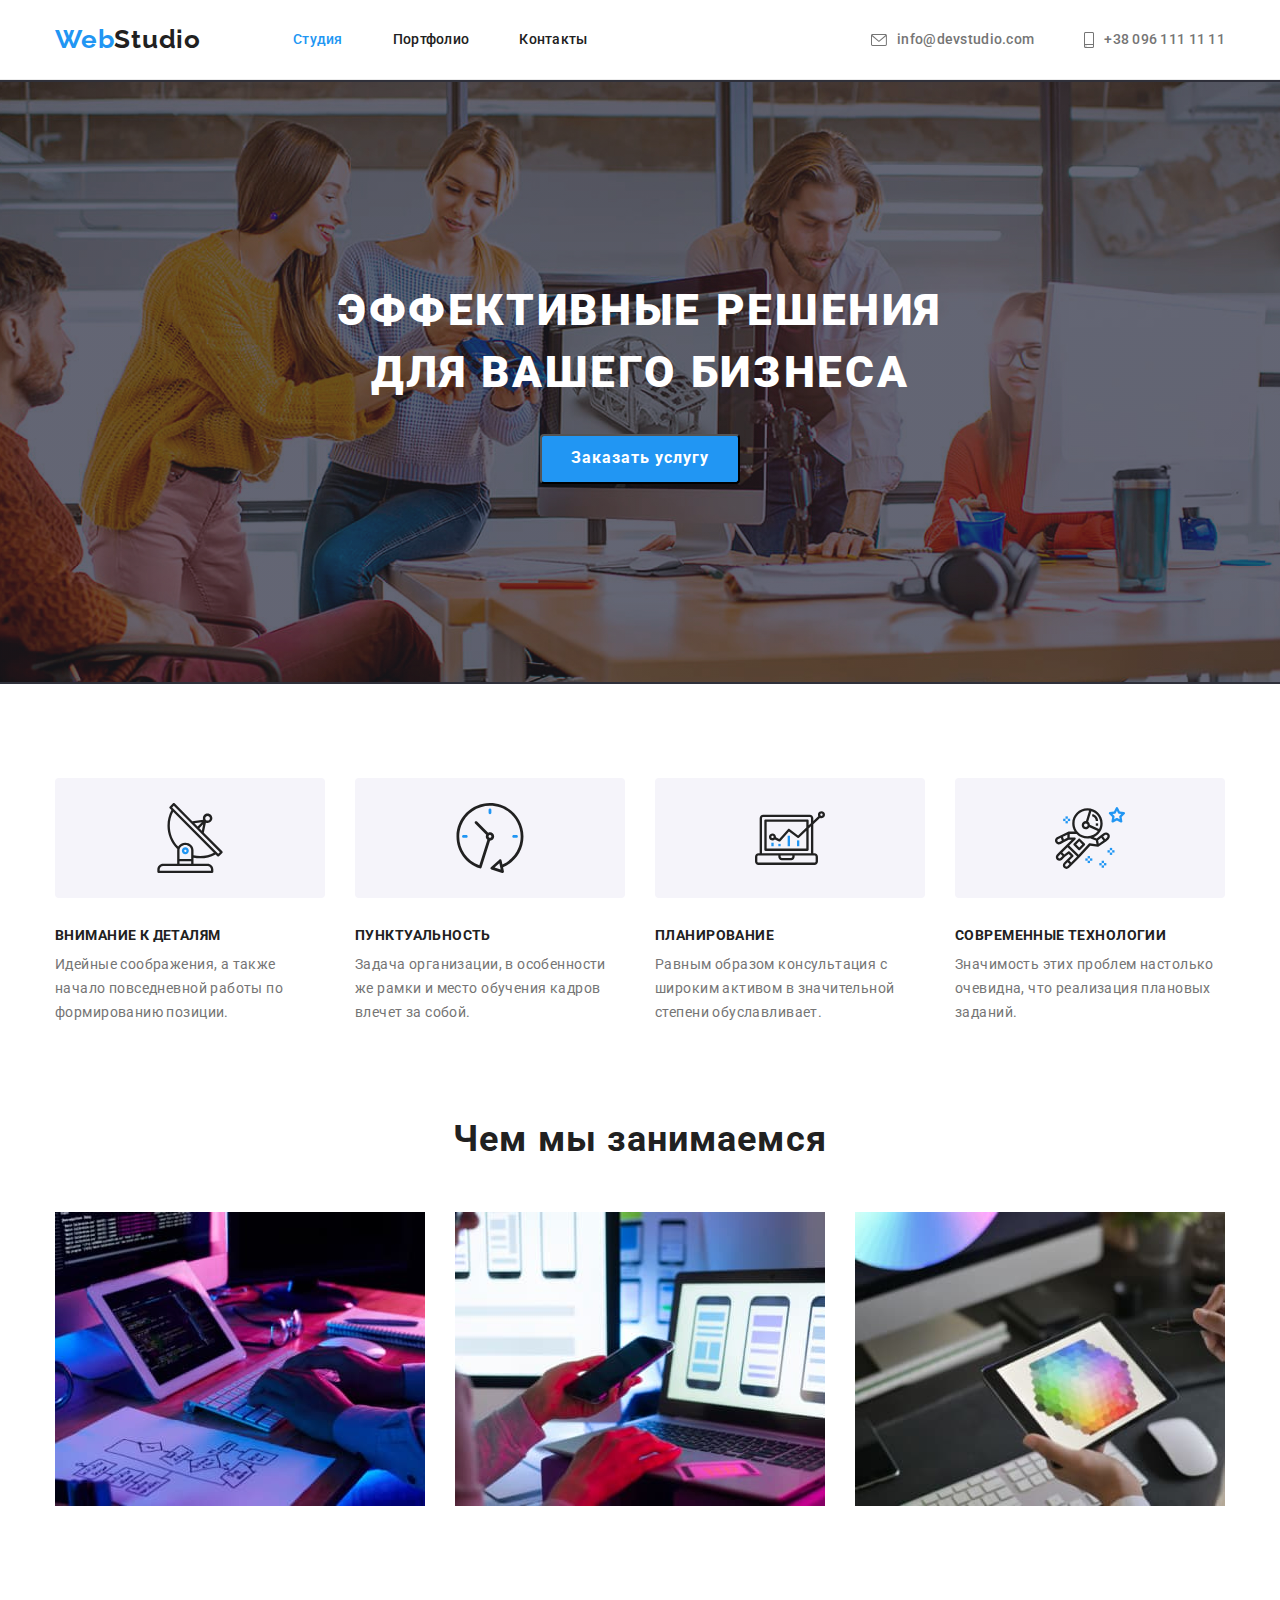
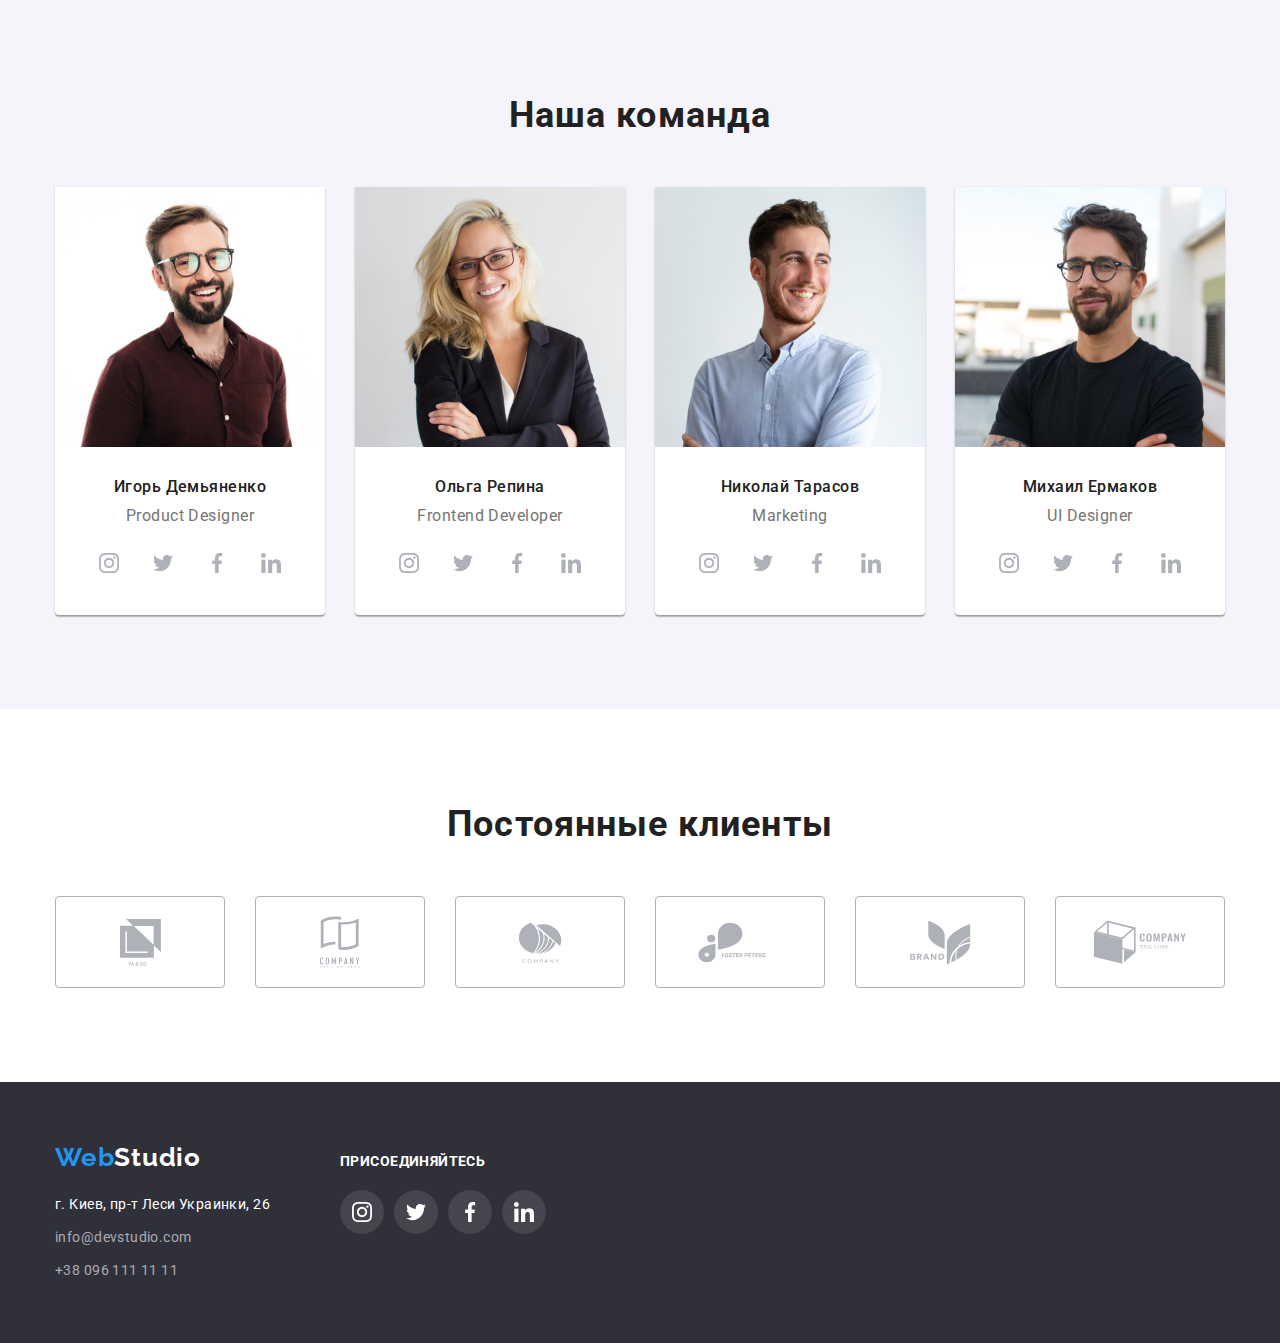
<file: index.html>
<!DOCTYPE html>
<html lang="ru">
    <head>
        <meta charset="UTF-8">
        <meta http-equiv="X-UA-Compatible" content="IE=edge">
        <meta name="viewport" content="width=device-width, initial-scale=1.0">
        <title>WebStudio сделаем лучший сайт для вашего бизнеса</title>
        <link rel="preconnect" href="https://fonts.googleapis.com">
        <link rel="preconnect" href="https://fonts.gstatic.com" crossorigin>
        <link rel="preconnect" href="https://fonts.googleapis.com">
        <link rel="preconnect" href="https://fonts.gstatic.com" crossorigin>
        <link
            href="https://fonts.googleapis.com/css2?family=Raleway:wght@700&family=Roboto:ital,wght@0,400;0,500;0,700;1,900&display=swap"
            rel="stylesheet">
        <link rel="stylesheet" href="./css/modern-normalize.css">
        <link rel="stylesheet" href="./css/styles.css">
    </head>
    <body>
        <!--Header-->
        <header class="header">
            <div class="container">
                <nav class="main-nav">
                    <a class="logo" href="./index.html"><span class="logo-decoration">Web</span>Studio</a>
                    <ul class="nav list">
                        <li class="nav-item">
                            <a class="link active" href="./index.html">Студия</a>
                        </li>
                        <li class="nav-item">
                            <a class="link" href="./portfolio.html">Портфолио</a>
                        </li>
                        <li class="nav-item">
                            <a class="link" href="#">Контакты</a>
                        </li>
                    </ul>
                </nav>
                <ul class="contacts list">
                    <li class="contacts-item">
                        <a class="link" href="mailto:info@devstudio.com">
                            <svg class="header-contacts-icon" width="16" height="12">
                                <use href="./images/icons.svg#icon-envelope"></use>
                            </svg>
                            info@devstudio.com
                        </a>
                    </li>
                    <li class="contacts-item">
                        <a class="link" href="tel:+380961111111">
                            <svg class="header-contacts-icon" width="10" height="16">
                                <use href="./images/icons.svg#icon-smartphone"></use>
                            </svg>
                            +38 096 111 11 11
                        </a>
                    </li>
                </ul>
            </div>
        </header>
        <main> 
            <!--Секция Hero-->
            <section class="hero">
                <div class="container">
                    <h1 class="title">Эффективные решения для вашего бизнеса</h1>
                    <button class="button primary" type="button">Заказать услугу</button>
                </div>
            </section>
            <!--Секция с нашими преимуществами-->
            <section class="advantage section">
                <div class="container">
                    <h2 class="title visually-hidden">Наши преимущества</h2>
                    <ul class="list">
                        <li class="advantage-item">
                            <div class="advantage-icon-wrapper">
                                <svg class="advantage-icon" width="70" height="70">
                                    <use href="./images/icons.svg#icon-antenna"></use>
                                </svg>
                            </div>
                            <h3 class="advantage-name">Внимание к деталям</h3>
                            <p class="description">Идейные соображения, а также начало повседневной работы по формированию позиции.</p>
                        </li>
                        <li class="advantage-item">
                            <div class="advantage-icon-wrapper">
                                <svg class="advantage-icon" width="70" height="70">
                                    <use href="./images/icons.svg#icon-clock"></use>
                                </svg>
                            </div>
                            <h3 class="advantage-name">Пунктуальность</h3>
                            <p class="description">Задача организации, в особенности же рамки и место обучения кадров влечет за собой.</p>
                        </li>
                        <li class="advantage-item">
                            <div class="advantage-icon-wrapper">
                                <svg class="advantage-icon" width="70" height="70">
                                    <use href="./images/icons.svg#icon-diagram"></use>
                                </svg>
                            </div>
                            <h3 class="advantage-name">Планирование</h3>
                            <p class="description">Равным образом консультация с широким активом в значительной степени обуславливает.</p>
                        </li>
                        <li class="advantage-item">
                            <div class="advantage-icon-wrapper">
                                <svg class="advantage-icon" width="70" height="70">
                                    <use href="./images/icons.svg#icon-astronaut"></use>
                                </svg>
                            </div>
                            <h3 class="advantage-name">Современные технологии</h3>
                            <p class="description">Значимость этих проблем настолько очевидна, что реализация плановых заданий.</p>
                        </li>
                    </ul>
                </div>

            </section>
            <!--Секция Чем мы занимаемся-->
            <section class="experience section">
                <div class="container">
                    <h2 class="title">Чем мы занимаемся</h2>
                    <ul class="list">
                        <li>
                            <img class="no-gap" src="images/box1.jpg" width="370" alt="Программист набирает код">
                        </li>
                        <li>
                            <img class="no-gap" src="images/box2.jpg" width="370" alt="Дизайнер проверяет изображение на телефоне">
                        </li>
                        <li>
                            <img class="no-gap" src="images/box3.jpg" width="370" alt="Дизайнер подбирает палитру цветов">
                        </li>
                    </ul>
                </div>
            </section>
            <!--Секция Наша команда-->
            <section class="team section">
                <div class="container">
                    <h2 class="title">Наша команда</h2>
                    <ul class="team-list">
                        <li class="team-item">
                            <img class="team-image no-gap" src="images/img1.jpg" width="270" alt="Фото Игоря">
                            <div class="team-item-botoom">
                                <h3 class="name">Игорь Демьяненко</h3>
                                <p class="description">Product Designer</p>
                                <ul class="team-social-list">
                                    <li class="team-social-item">
                                        <a href="" class="team-social-link">
                                            <svg class="team-social-icon" width="20" height="20">
                                                <use href="./images/icons.svg#icon-instagram"></use>
                                            </svg>
                                        </a>
                                    </li>
                                    <li class="team-social-item">
                                        <a href="" class="team-social-link">
                                            <svg class="team-social-icon" width="20" height="20">
                                                <use href="./images/icons.svg#icon-twitter"></use>
                                            </svg>
                                        </a>
                                    </li>
                                    <li class="team-social-item">
                                        <a href="" class="team-social-link">
                                            <svg class="team-social-icon" width="20" height="20">
                                                <use href="./images/icons.svg#icon-facebook"></use>
                                            </svg>
                                        </a>
                                    </li>
                                    <li class="team-social-item">
                                        <a href="" class="team-social-link">
                                            <svg class="team-social-icon" width="20" height="20">
                                                <use href="./images/icons.svg#icon-linkedin"></use>
                                            </svg>
                                        </a>
                                    </li>
                                </ul>
                            </div>
                        </li>
                        <li class="team-item">
                            <img class="team-image no-gap" src="images/img2.jpg" width="270" alt="Фото Ольги">
                            <div class="team-item-botoom">
                                <h3 class="name">Ольга Репина</h3>
                                <p class="description">Frontend Developer</p>
                                <ul class="team-social-list">
                                    <li class="team-social-item">
                                        <a href="" class="team-social-link">
                                            <svg class="team-social-icon" width="20" height="20">
                                                <use href="./images/icons.svg#icon-instagram"></use>
                                            </svg>
                                        </a>
                                    </li>
                                    <li class="team-social-item">
                                        <a href="" class="team-social-link">
                                            <svg class="team-social-icon" width="20" height="20">
                                                <use href="./images/icons.svg#icon-twitter"></use>
                                            </svg>
                                        </a>
                                    </li>
                                    <li class="team-social-item">
                                        <a href="" class="team-social-link">
                                            <svg class="team-social-icon" width="20" height="20">
                                                <use href="./images/icons.svg#icon-facebook"></use>
                                            </svg>
                                        </a>
                                    </li>
                                    <li class="team-social-item">
                                        <a href="" class="team-social-link">
                                            <svg class="team-social-icon" width="20" height="20">
                                                <use href="./images/icons.svg#icon-linkedin"></use>
                                            </svg>
                                        </a>
                                    </li>
                                </ul>
                            </div>
                        </li>
                        <li class="team-item">
                            <img class="team-image no-gap" src="images/img3.jpg" width="270" alt="Фото Николая">
                            <div class="team-item-botoom">
                                <h3 class="name">Николай Тарасов</h3>
                                <p class="description">Marketing</p>
                                <ul class="team-social-list">
                                    <li class="team-social-item">
                                        <a href="" class="team-social-link">
                                            <svg class="team-social-icon" width="20" height="20">
                                                <use href="./images/icons.svg#icon-instagram"></use>
                                            </svg>
                                        </a>
                                    </li>
                                    <li class="team-social-item">
                                        <a href="" class="team-social-link">
                                            <svg class="team-social-icon" width="20" height="20">
                                                <use href="./images/icons.svg#icon-twitter"></use>
                                            </svg>
                                        </a>
                                    </li>
                                    <li class="team-social-item">
                                        <a href="" class="team-social-link">
                                            <svg class="team-social-icon" width="20" height="20">
                                                <use href="./images/icons.svg#icon-facebook"></use>
                                            </svg>
                                        </a>
                                    </li>
                                    <li class="team-social-item">
                                        <a href="" class="team-social-link">
                                            <svg class="team-social-icon" width="20" height="20">
                                                <use href="./images/icons.svg#icon-linkedin"></use>
                                            </svg>
                                        </a>
                                    </li>
                                </ul>
                            </div>
                        </li>
                        <li class="team-item">
                            <img class="team-image no-gap" src="images/img4.jpg" width="270" alt="Фото Михаила">
                            <div class="team-item-botoom">
                                <h3 class="name">Михаил Ермаков</h3>
                                <p class="description">UI Designer</p>
                                <ul class="team-social-list">
                                    <li class="team-social-item">
                                        <a href="" class="team-social-link">
                                            <svg class="team-social-icon" width="20" height="20">
                                                <use href="./images/icons.svg#icon-instagram"></use>
                                            </svg>
                                        </a>
                                    </li>
                                    <li class="team-social-item">
                                        <a href="" class="team-social-link">
                                            <svg class="team-social-icon" width="20" height="20">
                                                <use href="./images/icons.svg#icon-twitter"></use>
                                            </svg>
                                        </a>
                                    </li>
                                    <li class="team-social-item">
                                        <a href="" class="team-social-link">
                                            <svg class="team-social-icon" width="20" height="20">
                                                <use href="./images/icons.svg#icon-facebook"></use>
                                            </svg>
                                        </a>
                                    </li>
                                    <li class="team-social-item">
                                        <a href="" class="team-social-link">
                                            <svg class="team-social-icon" width="20" height="20">
                                                <use href="./images/icons.svg#icon-linkedin"></use>
                                            </svg>
                                        </a>
                                    </li>
                                </ul>
                            </div>
                        </li>
                    </ul>
                </div>
            </section>
            <!--Секция Клиенты-->
            <section class="client section">
                <div class="container">
                    <h2 class="title">Постоянные клиенты</h2>
                    <ul class="client-logo-list">
                        <li class="client-logo-item">
                            <a href="" class="client-logo-link">
                                <svg class="client-logo-icon" width="41" height="47">
                                    <use href="./images/icons.svg#icon-client1"></use>
                                </svg>
                            </a>
                        </li>
                        <li class="client-logo-item">
                            <a href="" class="client-logo-link">
                                <svg class="client-logo-icon" width="40" height="52">
                                    <use href="./images/icons.svg#icon-client2"></use>
                                </svg>
                            </a>
                        </li>
                        <li class="client-logo-item">
                            <a href="" class="client-logo-link">
                                <svg class="client-logo-icon" width="44" height="41">
                                    <use href="./images/icons.svg#icon-client3"></use>
                                </svg>
                            </a>
                        </li>
                        <li class="client-logo-item">
                            <a href="" class="client-logo-link">
                                <svg class="client-logo-icon" width="84" height="41">
                                    <use href="./images/icons.svg#icon-client4"></use>
                                </svg>
                            </a>
                        </li>
                        <li class="client-logo-item">
                            <a href="" class="client-logo-link">
                                <svg class="client-logo-icon" width="63" height="45">
                                    <use href="./images/icons.svg#icon-client5"></use>
                                </svg>
                            </a>
                        </li>
                        <li class="client-logo-item">
                            <a href="" class="client-logo-link">
                                <svg class="client-logo-icon" width="94" height="44">
                                    <use href="./images/icons.svg#icon-client6"></use>
                                </svg>
                            </a>
                        </li>
                    </ul>
                </div>
            </section>
        </main>
        <!--Футер-->
        <footer class="footer">
            <div class="container">
                <div class="footer-address">
                    <a class="footer-logo" href="./index.html"><span class="footer-logo-decoration">Web</span>Studio</a>
                    <address class="address">
                        <p>г. Киев, пр-т Леси Украинки, 26</p>
                    </address>
                    <ul class="footer-contacts">
                        <li class="footer-contacts-item">
                            <a class="link" href="mailto:info@devstudio.com">info@devstudio.com</a>
                        </li>
                        <li class="footer-contacts-item">
                            <a class="link" href="tel:+380961111111">+38 096 111 11 11</a>
                        </li>
                    </ul>
                </div>
                <div class="footer-social">
                    <h3 class="footer-social-heading">Присоединяйтесь</h3>
                    <ul class="footer-social-list">
                        <li class="footer-social-item">
                            <a href="" class="footer-social-link">
                                <svg class="footer-social-icon" width="20" height="20">
                                    <use href="./images/icons.svg#icon-instagram"></use>
                                </svg>
                            </a>
                        </li>
                        <li class="team-social-item">
                            <a href="" class="footer-social-link">
                                <svg class="footer-social-icon" width="20" height="20">
                                    <use href="./images/icons.svg#icon-twitter"></use>
                                </svg>
                            </a>
                        </li>
                        <li class="team-social-item">
                            <a href="" class="footer-social-link">
                                <svg class="footer-social-icon" width="20" height="20">
                                    <use href="./images/icons.svg#icon-facebook"></use>
                                </svg>
                            </a>
                        </li>
                        <li class="team-social-item">
                            <a href="" class="footer-social-link">
                                <svg class="footer-social-icon" width="20" height="20">
                                    <use href="./images/icons.svg#icon-linkedin"></use>
                                </svg>
                            </a>
                        </li>
                    </ul>
                </div>
            </div>
        </footer>
    </body>
</html>
</file>
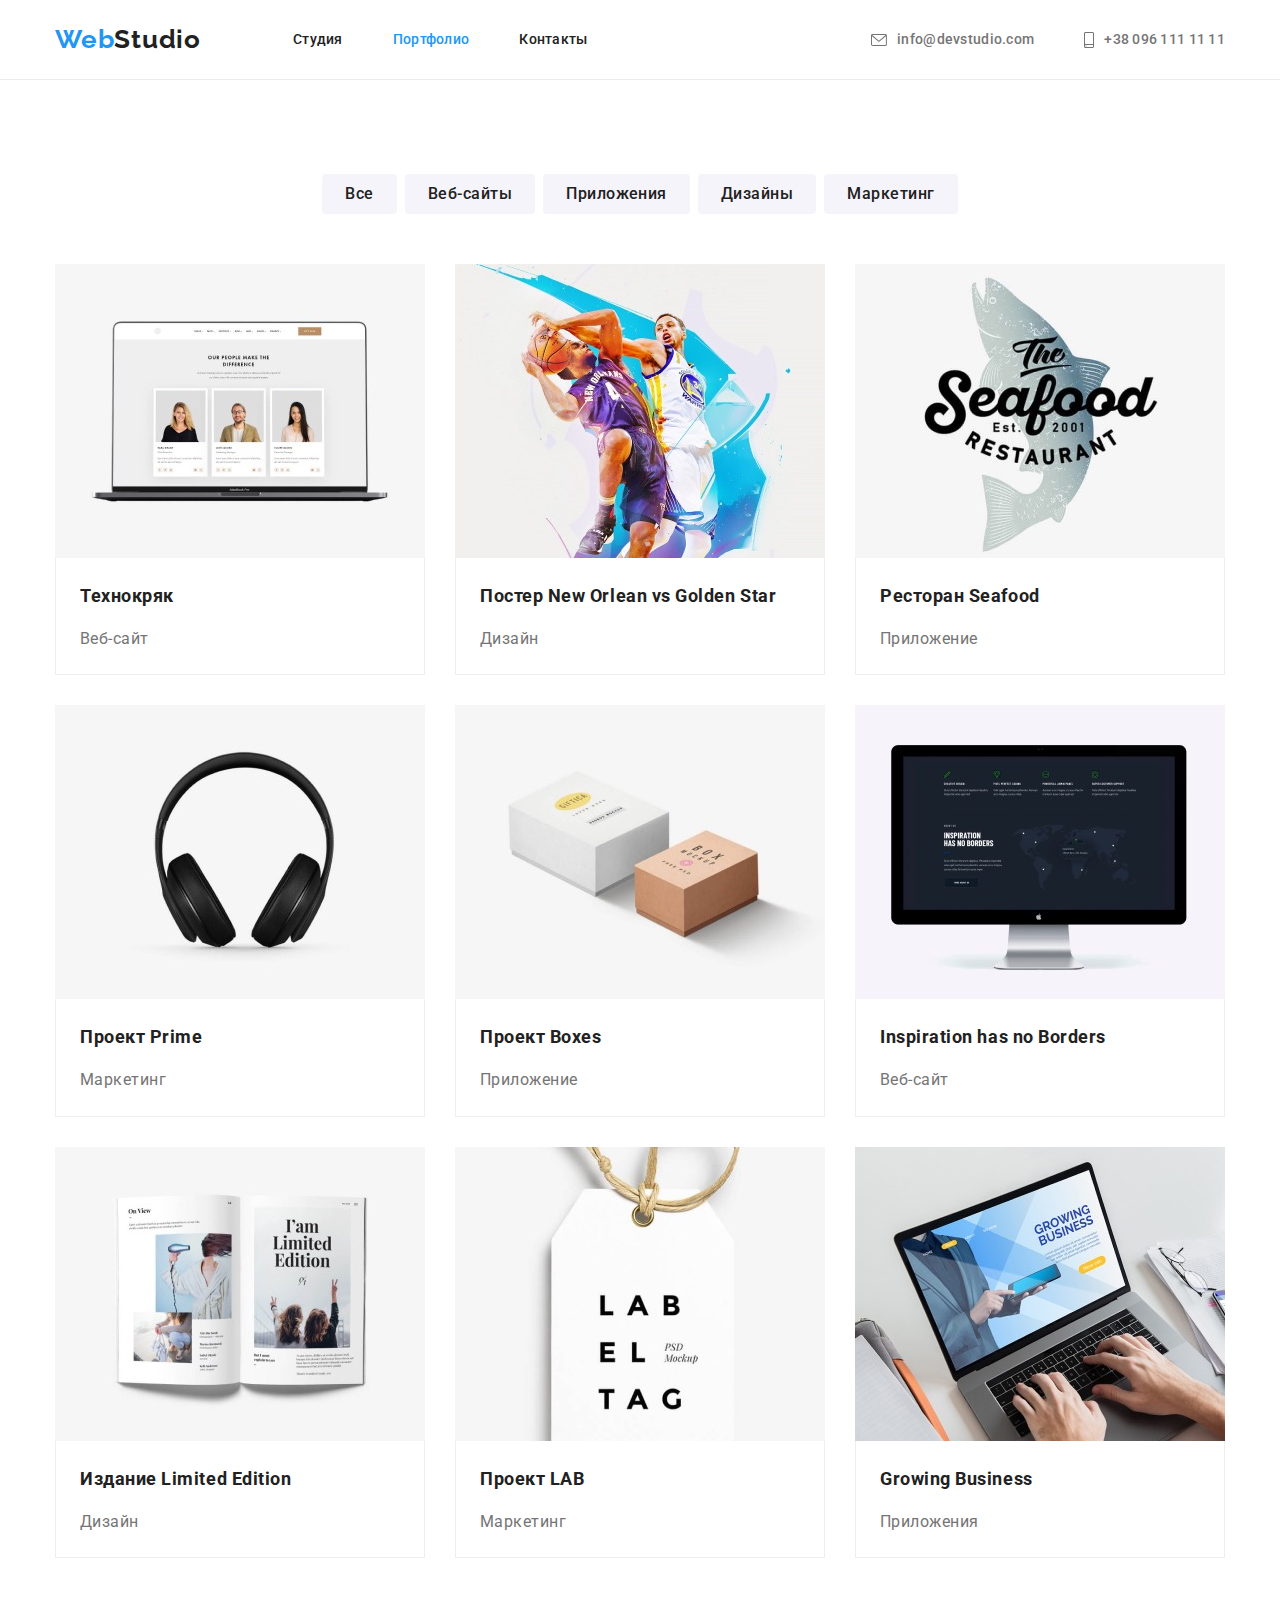
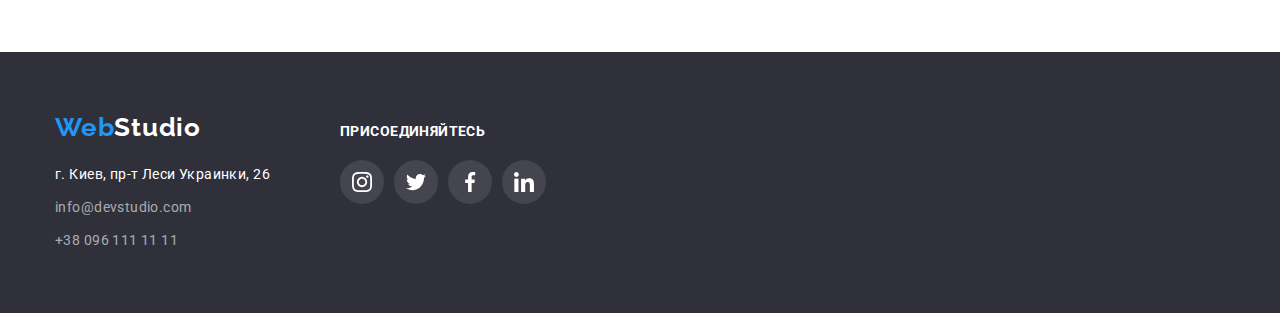
<file: portfolio.html>
<!DOCTYPE html>
<html lang="ru">
    <head>
        <meta charset="UTF-8">
        <meta http-equiv="X-UA-Compatible" content="IE=edge">
        <meta name="viewport" content="width=device-width, initial-scale=1.0">
        <title>WebStudio сделаем лучший сайт для вашего бизнеса</title>
        <link rel="preconnect" href="https://fonts.googleapis.com">
        <link rel="preconnect" href="https://fonts.gstatic.com" crossorigin>
        <link rel="preconnect" href="https://fonts.googleapis.com">
        <link rel="preconnect" href="https://fonts.gstatic.com" crossorigin>
        <link
            href="https://fonts.googleapis.com/css2?family=Raleway:wght@700&family=Roboto:ital,wght@0,400;0,500;0,700;1,900&display=swap"
            rel="stylesheet">
        <link rel="stylesheet" href="./css/modern-normalize.css">
        <link rel="stylesheet" href="./css/styles.css">
    </head>

    <body>
        <!--Header-->
        <header class="header">
            <div class="container">
                <nav class="main-nav">
                    <a class="logo" href="./index.html"><span class="logo-decoration">Web</span>Studio</a>
                    <ul class="nav list">
                        <li class="nav-item">
                            <a class="link" href="./index.html">Студия</a>
                        </li>
                        <li class="nav-item">
                            <a class="link active" href="./portfolio.html">Портфолио</a>
                        </li>
                        <li class="nav-item">
                            <a class="link" href="#">Контакты</a>
                        </li>
                    </ul>
                </nav>
                <ul class="contacts list">
                    <li class="contacts-item">
                        <a class="link" href="mailto:info@devstudio.com">
                            <svg class="header-contacts-icon" width="16" height="12">
                                <use href="./images/icons.svg#icon-envelope"></use>
                            </svg>
                            info@devstudio.com
                        </a>
                    </li>
                    <li class="contacts-item">
                        <a class="link" href="tel:+380961111111">
                            <svg class="header-contacts-icon" width="10" height="16">
                                <use href="./images/icons.svg#icon-smartphone"></use>
                            </svg>
                            +38 096 111 11 11
                        </a>
                    </li>
                </ul>
            </div>
        </header>
        <main>
            <!--Область с кнопками-->
            <section class="gallery section">
                <div class="container">
                    <h1 class="title visually-hidden">Наши работы</h1>
                    <ul class="filter-list">
                        <li class="filter-item"><button class="filter-button" type="button">Все</button></li>
                        <li class="filter-item"><button class="filter-button" type="button">Веб-сайты</button></li>
                        <li class="filter-item"><button class="filter-button" type="button">Приложения</button></li>
                        <li class="filter-item"><button class="filter-button" type="button">Дизайны</button></li>
                        <li class="filter-item"><button class="filter-button" type="button">Маркетинг</button></li>
                    </ul>
                    <!--Область с порфтолио-->
                    <ul class="gallery-list">
                        <li class="gallery-item">
                            <img class="gallery-item-img" src="./images/portfolio/portfolio1.jpg" alt="Дизайн сайта" width="370" height="294">
                            <div class="gallery-item-bottom">
                                <h3 class="gallery-name">Технокряк</h3>
                                <p class="gallery-description">Веб-сайт</p>
                            </div>
                        </li>
                        <li class="gallery-item">
                            <img class="gallery-item-img" src="./images/portfolio/portfolio2.jpg" alt="Постер с баскетболистами" width="370" height="294">
                            <div class="gallery-item-bottom">
                                <h3 class="gallery-name">Постер New Orlean vs Golden Star</h3>
                                <p class="gallery-description">Дизайн</p>
                            </div>
                        </li>
                        <li class="gallery-item">
                            <img class="gallery-item-img" src="./images/portfolio/portfolio3.jpg" alt="Логотип с рыбой" width="370" height="294">
                            <div class="gallery-item-bottom">
                                <h3 class="gallery-name">Ресторан Seafood</h3>
                                <p class="gallery-description">Приложение</p>
                            </div>
                        </li>
                        <li class="gallery-item">
                            <img class="gallery-item-img" src="./images/portfolio/portfolio4.jpg" alt="Изображение наушников" width="370" height="294">
                            <div class="gallery-item-bottom">
                                <h3 class="gallery-name">Проект Prime</h3>
                                <p class="gallery-description">Маркетинг</p>
                            </div>
                        </li>
                        <li class="gallery-item">
                            <img class="gallery-item-img" src="./images/portfolio/portfolio5.jpg" alt="Коробки на белом фоне" width="370" height="294">
                            <div class="gallery-item-bottom">
                                <h3 class="gallery-name">Проект Boxes</h3>
                                <p class="gallery-description">Приложение</p>
                            </div>
                        </li>
                        <li class="gallery-item">
                            <img class="gallery-item-img" src="./images/portfolio/portfolio6.jpg" alt="Изображение сайта" width="370" height="294">
                            <div class="gallery-item-bottom">
                                <h3 class="gallery-name">Inspiration has no Borders</h3>
                                <p class="gallery-description">Веб-сайт</p>
                            </div>
                        </li>
                        <li class="gallery-item">
                            <img class="gallery-item-img" src="./images/portfolio/portfolio7.jpg" alt="Фотография книги" width="370" height="294">
                            <div class="gallery-item-bottom">
                                <h3 class="gallery-name">Издание Limited Edition</h3>
                                <p class="gallery-description">Дизайн</p>
                            </div>
                        </li>
                        <li class="gallery-item">
                            <img class="gallery-item-img" src="./images/portfolio/portfolio8.jpg" alt="Ярлык на белом фоне" width="370" height="294">
                            <div class="gallery-item-bottom">
                                <h3 class="gallery-name">Проект LAB</h3>
                                <p class="gallery-description">Маркетинг</p>
                            </div>
                        </li>
                        <li class="gallery-item">
                            <img class="gallery-item-img" src="./images/portfolio/portfolio9.jpg" alt="Фото ноутбука и рук" width="370" height="294">
                            <div class="gallery-item-bottom">
                                <h3 class="gallery-name">Growing Business</h3>
                                <p class="gallery-description">Приложения</p>
                            </div>
                        </li>
                    </ul>
                </div>
            </section>
        </main>
        <!--Футер-->
        <footer class="footer">
            <div class="container">
                <div class="footer-address">
                    <a class="footer-logo" href="./index.html"><span class="footer-logo-decoration">Web</span>Studio</a>
                    <address class="address">
                        <p>г. Киев, пр-т Леси Украинки, 26</p>
                    </address>
                    <ul class="footer-contacts">
                        <li class="footer-contacts-item">
                            <a class="link" href="mailto:info@devstudio.com">info@devstudio.com</a>
                        </li>
                        <li class="footer-contacts-item">
                            <a class="link" href="tel:+380961111111">+38 096 111 11 11</a>
                        </li>
                    </ul>
                </div>
                <div class="footer-social">
                    <h3 class="footer-social-heading">Присоединяйтесь</h3>
                    <ul class="footer-social-list">
                        <li class="footer-social-item">
                            <a href="" class="footer-social-link">
                                <svg class="footer-social-icon" width="20" height="20">
                                    <use href="./images/icons.svg#icon-instagram"></use>
                                </svg>
                            </a>
                        </li>
                        <li class="team-social-item">
                            <a href="" class="footer-social-link">
                                <svg class="footer-social-icon" width="20" height="20">
                                    <use href="./images/icons.svg#icon-twitter"></use>
                                </svg>
                            </a>
                        </li>
                        <li class="team-social-item">
                            <a href="" class="footer-social-link">
                                <svg class="footer-social-icon" width="20" height="20">
                                    <use href="./images/icons.svg#icon-facebook"></use>
                                </svg>
                            </a>
                        </li>
                        <li class="team-social-item">
                            <a href="" class="footer-social-link">
                                <svg class="footer-social-icon" width="20" height="20">
                                    <use href="./images/icons.svg#icon-linkedin"></use>
                                </svg>
                            </a>
                        </li>
                    </ul>
                </div>
            </div>
        </footer>
    </body>
</html>
</file>
<file: css/styles.css>
:root {
  --brand-color: #2196f3;
  --text-color: #757575;
  --alternative-text-color: #ffffff;
  --no-active-color: #afb1b8;
  --heading-color: #212121;
  --primary-background: #2f303a;
  --secondary-background: #f5f4fa;
  --body-background: #ffffff;
  --footer-social-color: rgba(255, 255, 255, 0.1);
}

/* -------------Reset------------- */

p,
h1,
h2,
h3,
h4,
h5,
h6 {
  margin: 0;
}

ul {
  list-style: none;
  padding: 0;
  margin: 0;
}

a {
  text-decoration: none;
}

/*-------------Body------------- */

body {
  font-family: Roboto, sans-serif;
  color: #757575;
  font-size: 14px;
  line-height: 1.7;
}

/* -------------Header------------- */

.header {
  border-bottom: 1px solid #ececec;
}

.logo {
  font-family: Raleway, sans-serif;
  font-weight: 700;
  font-size: 26px;
  line-height: 1.2;
  letter-spacing: 0.03em;
  color: var(--heading-color);
  text-decoration: none;
  margin-right: 92px;
}
.logo-decoration {
  color: var(--brand-color);
}

.main-nav {
  display: flex;
  align-items: center;
}
.header .container {
  display: flex;
  justify-content: space-between;
  align-items: center;
}

.header .nav {
  display: flex;
  align-items: center;
}

.header .contacts {
  display: flex;
  align-items: center;
}

.main-nav .link {
  font-weight: 500;
  line-height: 1.1;
  letter-spacing: 0.02em;
  color: var(--heading-color);
  text-decoration: none;
  padding: 32px 0 32px 0;
  display: block;
}

.main-nav .nav-item:not(:first-child) {
  margin-left: 50px;
}

.contacts .link {
  font-weight: 500;
  line-height: 1.1;
  letter-spacing: 0.02em;
  color: var(--text-color);
  text-decoration: none;
  padding: 31px 0 31px 0;
  display: flex;
  align-items: center;
  cursor: pointer;
}

.contacts .contacts-item:not(:first-child) {
  margin-left: 50px;
}

.header-contacts-icon {
  margin-right: 10px;
  fill: currentColor;
}

.main-nav .link:hover,
.main-nav .link:focus,
.contacts .link:hover,
.contacts .link:focus {
  color: var(--brand-color);
}

.link.active {
  color: var(--brand-color);
}

/* -------------Main------------- */

.button {
  font-family: inherit;
  font-weight: 700;
  font-size: 16px;
  line-height: 1.9;
  text-align: center;
  letter-spacing: 0.06em;
  cursor: pointer;
  border-radius: 4px;
}

.title {
  font-weight: 700;
  font-size: 36px;
  line-height: 1.2;
  text-align: center;
  letter-spacing: 0.03em;
  color: var(--heading-color);
}

.section {
  padding-top: 94px;
  padding-bottom: 94px;
}

.container {
  width: 1200px;
  padding-left: 15px;
  padding-right: 15px;
  margin-left: auto;
  margin-right: auto;
}

.button.primary {
  color: var(--alternative-text-color);
  background: var(--brand-color);
  width: 200px;
  height: 50px;
  box-shadow: 0px 4px 4px rgba(0, 0, 0, 0.15);
  border-radius: 4px;
}

h2 {
  margin-bottom: 50px;
}

h3 {
  margin-bottom: 10px;
}

.no-gap {
  display: block;
}

.visually-hidden {
  position: absolute;
  width: 1px;
  height: 1px;
  margin: -1px;
  border: 0;
  padding: 0;

  white-space: nowrap;
  clip-path: inset(100%);
  clip: rect(0 0 0 0);
  overflow: hidden;
}

/* -------------Hero section------------- */

.hero {
  background-color: var(--primary-background);
  text-align: center;
  padding: 200px 15px;
  background-image: linear-gradient(rgba(47, 48, 58, 0.4), rgba(47, 48, 58, 0.4)),
    url('../images/hero.jpg');
  background-repeat: no-repeat;
  background-position: center;
  background-size: 1600px;
}

.hero .title {
  font-weight: 900;
  font-size: 44px;
  line-height: 1.4;
  text-align: center;
  letter-spacing: 0.06em;
  text-transform: uppercase;
  color: var(--alternative-text-color);
  margin: 0 auto 30px auto;
  width: 696px;
}

/* -------------Advantage section------------- */

.advantage.section {
  padding-bottom: 0;
}

.advantage .list {
  display: flex;
}

.advantage-item:not(:first-child) {
  margin-left: 30px;
}

.advantage-item {
  width: 270px;
}

.advantage-icon-wrapper {
  padding: 25px 0 25px 0;
  display: flex;
  justify-content: center;
  margin-bottom: 30px;
  background: #f5f4fa;
  border-radius: 4px;
}

.advantage .title {
  font-weight: 700;
  font-size: 36px;
  line-height: 1.2;
  text-align: center;
  letter-spacing: 0.03em;
  color: var(--heading-color);
}

.advantage-name {
  font-size: 14px;
  line-height: 1.1;
  font-weight: 700;
  letter-spacing: 0.03em;
  text-transform: uppercase;
  color: var(--heading-color);
}

.advantage .description {
  font-size: 14px;
  line-height: 1.7;
  letter-spacing: 0.03em;
  color: var(--text-color);
}

/* -------------Experience------------- */

.experience .list {
  display: flex;
  justify-content: space-between;
}

/* -------------Team------------- */

.team.section {
  background: var(--secondary-background);
}

.team-item {
  background: var(--body-background);
  box-shadow: 0px 1px 3px rgba(0, 0, 0, 0.12), 0px 1px 1px rgba(0, 0, 0, 0.14),
    0px 2px 1px rgba(0, 0, 0, 0.2);
  border-radius: 0px 0px 4px 4px;
}

.team-list {
  list-style: none;
  display: flex;
  justify-content: space-between;
}

.team-item-botoom {
  padding: 30px 0 30px 0;
}

.team-list .name {
  font-weight: 500;
  font-size: 16px;
  line-height: 1.2;
  text-align: center;
  letter-spacing: 0.03em;
  color: var(--heading-color);
}

.team-list .description {
  font-size: 16px;
  line-height: 1.2;
  text-align: center;
  letter-spacing: 0.03em;
  margin-bottom: 16px;
}

.team-social-list {
  display: flex;
  justify-content: center;
}

.team-social-item {
  height: 44px;
  width: 44px;
}

.team-social-link {
  height: 100%;
  width: 100%;
  display: flex;
  justify-content: center;
  align-items: center;
  border-radius: 50%;
  color: var(--no-active-color);
  cursor: pointer;
}

.team-social-icon {
  fill: currentColor;
}

.team-social-link:hover,
.team-social-link:focus {
  color: var(--alternative-text-color);
  background-color: var(--brand-color);
}

.team-social-item:not(:first-child) {
  margin-left: 10px;
}

/* -------------Clients------------- */

.client-logo-list {
  display: flex;
  justify-content: center;
  align-items: center;
}

.client-logo-item:not(:first-child) {
  margin-left: 30px;
}

.client-logo-link {
  width: 170px;
  height: 92px;
  border: 1px solid var(--no-active-color);
  border-radius: 4px;
  display: flex;
  justify-content: center;
  align-items: center;
  color: var(--no-active-color);
}

.client-logo-icon {
  fill: currentColor;
}

.client-logo-link:hover,
.client-logo-link:focus {
  color: var(--brand-color);
  border: 1px solid var(--brand-color);
}

/* -------------Footer------------- */

.footer {
  background-color: var(--primary-background);
}

.footer .container {
  padding: 60px 15px;
  display: flex;
  align-items: baseline;
}

.footer-logo {
  font-family: Raleway;
  font-style: normal;
  font-weight: bold;
  font-size: 26px;
  line-height: 1.2;
  letter-spacing: 0.03em;
  color: var(--alternative-text-color);
  text-decoration: none;
  margin-bottom: 20px;
  display: inline-block;
}

.footer-logo-decoration {
  color: var(--brand-color);
}

.address {
  font-style: normal;
  letter-spacing: 0.03em;
  color: var(--alternative-text-color);
  margin-bottom: 9px;
}

.footer-contacts {
  list-style: none;
}

.footer-contacts .link {
  letter-spacing: 0.03em;
  color: rgba(255, 255, 255, 0.6);
  text-decoration: none;
  display: inline-block;
}

.footer-contacts .link:hover,
.footer-contacts .link:focus {
  color: var(--brand-color);
}

.footer-contacts-item:not(:last-child) {
  margin-bottom: 9px;
}

.footer-social {
  margin-left: 70px;
}

.footer-social-heading {
  font-weight: 700;
  font-size: 14px;
  line-height: 1.1;
  letter-spacing: 0.03em;
  text-transform: uppercase;
  color: var(--alternative-text-color);
  margin-bottom: 20px;
}

.footer-social-list {
  display: flex;
  justify-content: center;
}

.footer-social-item {
  height: 44px;
  width: 44px;
}

.footer-social-link {
  height: 100%;
  width: 100%;
  display: flex;
  justify-content: center;
  align-items: center;
  border-radius: 50%;
  color: var(--alternative-text-color);
  background-color: var(--footer-social-color);
  cursor: pointer;
}

.footer-social-icon {
  fill: currentColor;
}

.footer-social-link:hover,
.footer-social-link:focus {
  background-color: var(--brand-color);
}

.footer-social-item:not(:first-child) {
  margin-left: 10px;
}

/* ***********Porfolio Page*********** */

.filter-list {
  list-style: none;
  display: flex;
  margin-bottom: 50px;
  justify-content: center;
}

.filter-item:not(:first-child) {
  margin-left: 8px;
}

.filter-button {
  font-family: inherit;
  font-weight: 500;
  font-size: 16px;
  line-height: 1.6;
  text-align: center;
  letter-spacing: 0.03em;
  color: var(--heading-color);
  background-color: var(--secondary-background);
  border-radius: 4px;
  padding: 6px 22px;
  border: 1px solid transparent;
}

.filter-button:hover,
.filter-button:focus {
  color: var(--alternative-text-color);
  background: var(--brand-color);
  cursor: pointer;
  box-shadow: 0px 3px 1px rgba(0, 0, 0, 0.1), 0px 1px 2px rgba(0, 0, 0, 0.08),
    0px 2px 2px rgba(0, 0, 0, 0.12);
}

.gallery-list {
  list-style: none;
  display: flex;
  flex-wrap: wrap;
}

.gallery-item {
  flex-basis: calc((100%-60px) / 3);
  margin-right: 30px;
  margin-bottom: 30px;
  max-width: 370px;
}

.gallery-item:nth-child(3n) {
  margin-right: 0;
}

.gallery-item:nth-last-child(-n + 3) {
  margin-bottom: 0;
}

.gallery-item-img {
  display: block;
}

.gallery-item-bottom {
  padding-left: 24px;
  border-left: 1px solid #eeeeee;
  border-right: 1px solid #eeeeee;
  border-bottom: 1px solid #eeeeee;
  padding-bottom: 20px;
  padding-top: 20px;
}

.gallery-name {
  font-weight: 700;
  font-size: 18px;
  line-height: 2;
  letter-spacing: 0.03em;
  color: var(--heading-color);
}

.gallery-description {
  font-size: 16px;
  line-height: 1.9;
  letter-spacing: 0.03em;
  color: var(--text-color);
}

.gallery-item:hover,
.gallery-item:focus {
  box-shadow: 0px 1px 1px rgba(0, 0, 0, 0.12), 0px 4px 4px rgba(0, 0, 0, 0.06),
    1px 4px 6px rgba(0, 0, 0, 0.16);
  cursor: pointer;
}
</file>
